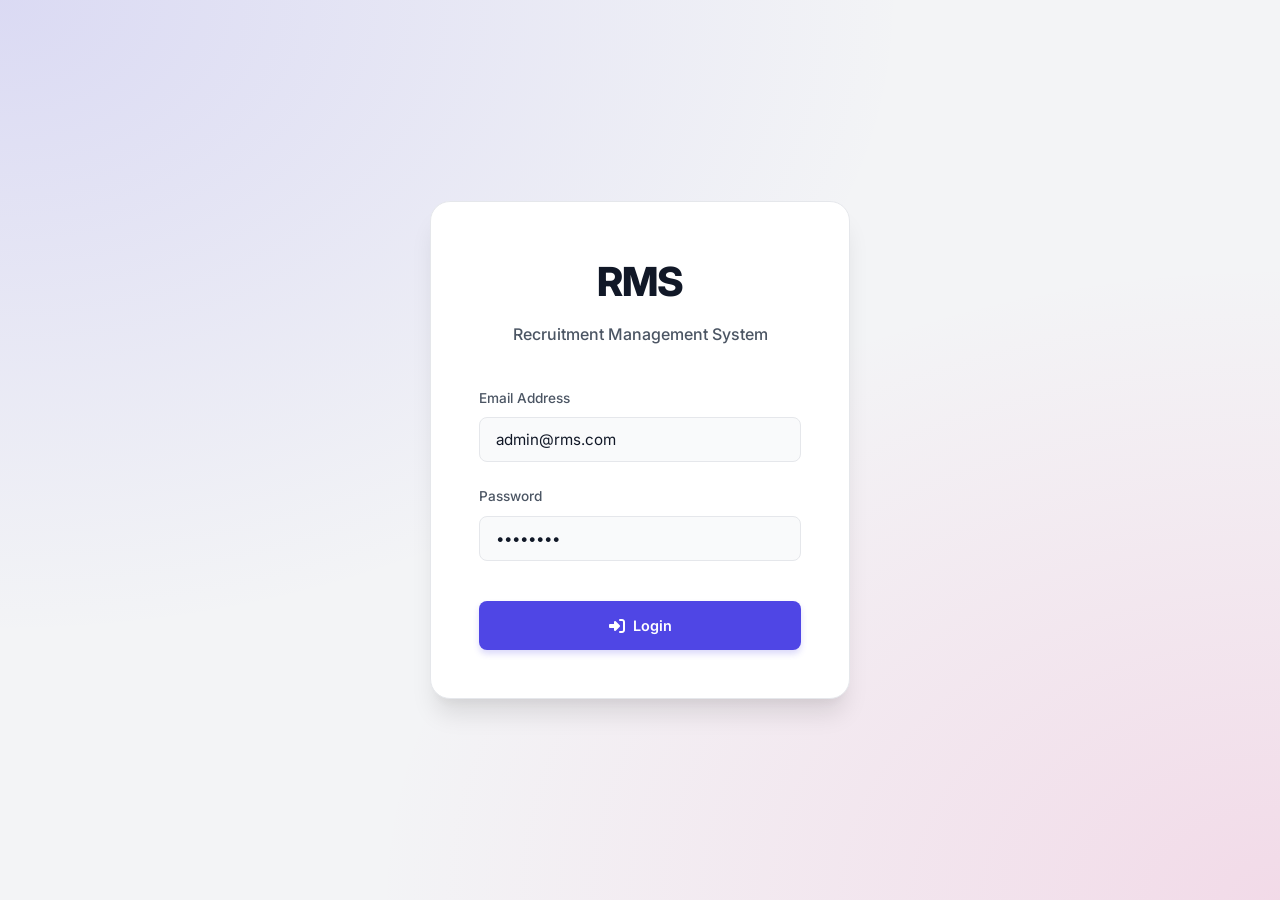
<file: Recruitement_Management_System/frontend/login.html>
<!DOCTYPE html>
<html lang="en">

<head>
    <meta charset="UTF-8">
    <meta name="viewport" content="width=device-width, initial-scale=1.0">
    <title>Login - RMS</title>
    <link rel="stylesheet" href="styles.css">
    <link rel="stylesheet" href="https://cdnjs.cloudflare.com/ajax/libs/font-awesome/6.4.0/css/all.min.css" />
    <style>
        body {
            align-items: center;
            justify-content: center;
            background-image: 
                radial-gradient(at 0% 0%, rgba(79, 70, 229, 0.15) 0px, transparent 50%),
                radial-gradient(at 100% 100%, rgba(236, 72, 153, 0.15) 0px, transparent 50%);
        }

        .login-card {
            background: var(--surface);
            backdrop-filter: var(--blur);
            padding: 3rem;
            border-radius: var(--radius-lg);
            box-shadow: var(--shadow-xl);
            width: 100%;
            max-width: 420px;
            text-align: center;
            border: 1px solid var(--border);
            animation: modalSlideIn 0.5s cubic-bezier(0.16, 1, 0.3, 1) forwards;
        }

        .login-header {
            margin-bottom: 2.5rem;
        }

        .login-header h2 {
            color: var(--text-main);
            font-size: 2.5rem;
            font-weight: 800;
            letter-spacing: -1px;
            margin-bottom: 0.5rem;
        }

        .login-header p {
            color: var(--text-secondary);
            font-weight: 500;
        }

        .form-group {
            text-align: left;
            margin-bottom: 1.5rem;
        }

        .btn-block {
            width: 100%;
            justify-content: center;
            margin-top: 1rem;
            padding: 1rem;
        }
    </style>
</head>

<body>
    <div class="login-card">
        <div class="login-header">
            <h2>RMS</h2>
            <p>Recruitment Management System</p>
        </div>
        <form id="loginForm" onsubmit="handleLogin(event)">
            <div class="form-group">
                <label>Email Address</label>
                <input type="email" name="email" required value="admin@rms.com">
            </div>
            <div class="form-group">
                <label>Password</label>
                <input type="password" name="password" required value="admin123">
            </div>
            <button type="submit" class="btn btn-primary btn-block">
                <i class="fas fa-sign-in-alt"></i> Login
            </button>
        </form>
    </div>

    <script>
        // Check for File Protocol
        if (window.location.protocol === 'file:') {
            alert('CRITICAL ERROR: You are opening this file directly.\nPlease verify you are running the backend.');
        }
    </script>

    <script>
        const API_BASE = 'http://localhost:5000/';

        function handleLogin(event) {
            event.preventDefault();
            // Bypass backend check and immediately enter the website
            const user = { id: 1, name: "Admin User", email: "admin@rms.com" };
            localStorage.setItem('user', JSON.stringify(user));
            window.location.href = 'index.html';
        }
    </script>
</body>

</html>
</file>
<file: Recruitement_Management_System/frontend/styles.css>
@import url('https://fonts.googleapis.com/css2?family=Inter:wght@300;400;500;600;700&display=swap');

:root {
    /* Premium Palette */
    --primary: #4F46E5;        /* Indigo 600 */
    --primary-hover: #4338CA;  /* Indigo 700 */
    --secondary: #EC4899;      /* Pink 500 */
    --background: #F3F4F6;     /* Gray 100 */
    --surface: #FFFFFF;
    
    --success: #10B981;        /* Emerald 500 */
    --success-bg: #D1FAE5;
    
    --warning: #F59E0B;        /* Amber 500 */
    --warning-bg: #FEF3C7;
    
    --danger: #EF4444;         /* Red 500 */
    --danger-bg: #FEE2E2;
    
    --info: #3B82F6;           /* Blue 500 */
    --info-bg: #DBEAFE;

    --text-main: #111827;      /* Gray 900 */
    --text-secondary: #4B5563; /* Gray 600 */
    --text-light: #9CA3AF;     /* Gray 400 */
    --border: #E5E7EB;         /* Gray 200 */

    /* Premium Effects */
    --shadow-sm: 0 1px 2px 0 rgba(0, 0, 0, 0.05);
    --shadow-md: 0 4px 6px -1px rgba(0, 0, 0, 0.1), 0 2px 4px -1px rgba(0, 0, 0, 0.06);
    --shadow-lg: 0 10px 15px -3px rgba(0, 0, 0, 0.1), 0 4px 6px -2px rgba(0, 0, 0, 0.05);
    --shadow-xl: 0 20px 25px -5px rgba(0, 0, 0, 0.1), 0 10px 10px -5px rgba(0, 0, 0, 0.04);
    
    --glass-bg: rgba(255, 255, 255, 0.7);
    --glass-border: 1px solid rgba(255, 255, 255, 0.5);
    --blur: blur(16px);
    
    --radius-sm: 8px;
    --radius-md: 12px;
    --radius-lg: 20px;
    --radius-full: 9999px;
}

* {
    margin: 0;
    padding: 0;
    box-sizing: border-box;
    font-family: 'Inter', -apple-system, BlinkMacSystemFont, sans-serif;
}

body {
    background-color: var(--background);
    background-image: 
        radial-gradient(at 10% 0%, rgba(79, 70, 229, 0.15) 0px, transparent 50%),
        radial-gradient(at 90% 0%, rgba(236, 72, 153, 0.1) 0px, transparent 50%),
        radial-gradient(at 50% 100%, rgba(59, 130, 246, 0.1) 0px, transparent 50%);
    background-attachment: fixed;
    color: var(--text-main);
    line-height: 1.6;
    min-height: 100vh;
    display: flex; /* Setup for sidebar layout */
}

/* --- Layout --- */
.sidebar {
    width: 280px;
    background: rgba(255, 255, 255, 0.9);
    backdrop-filter: var(--blur);
    border-right: 1px solid var(--border);
    height: 100vh;
    position: fixed;
    display: flex;
    flex-direction: column;
    padding: 2rem 1.5rem;
    box-shadow: var(--shadow-xl);
    z-index: 100;
}

.logo {
    display: flex;
    align-items: center;
    gap: 12px;
    margin-bottom: 3rem;
    padding-left: 0.5rem;
}

.logo-icon {
    width: 40px;
    height: 40px;
    background: linear-gradient(135deg, var(--primary), var(--secondary));
    border-radius: 12px;
    display: flex;
    align-items: center;
    justify-content: center;
    color: white;
    font-size: 1.2rem;
    box-shadow: 0 4px 12px rgba(79, 70, 229, 0.4);
}

.logo-text h2 {
    font-size: 1.5rem;
    font-weight: 800;
    letter-spacing: -0.5px;
    color: var(--text-main);
    line-height: 1;
}

.logo-text span {
    font-size: 0.75rem;
    color: var(--text-light);
    font-weight: 500;
    text-transform: uppercase;
    letter-spacing: 0.5px;
}

.nav-menu {
    list-style: none;
    display: flex;
    flex-direction: column;
    gap: 0.5rem;
}

.nav-menu a {
    text-decoration: none;
    color: var(--text-secondary);
    padding: 0.8rem 1rem;
    border-radius: var(--radius-md);
    font-weight: 500;
    font-size: 0.95rem;
    display: flex;
    align-items: center;
    gap: 12px;
    transition: all 0.3s ease;
}

.nav-menu a i {
    font-size: 1.1rem;
    width: 24px;
    text-align: center;
    transition: transform 0.3s ease;
}

.nav-menu a:hover {
    color: var(--primary);
    background: rgba(79, 70, 229, 0.05);
}

.nav-menu a:hover i {
    transform: scale(1.1);
}

.nav-menu li.active a {
    color: var(--primary);
    background: rgba(79, 70, 229, 0.1);
    font-weight: 600;
}

.main-content {
    margin-left: 280px;
    flex: 1;
    padding: 2.5rem 3rem;
    max-width: 1400px;
}

/* Animations */
@keyframes fadeInUp {
    from { opacity: 0; transform: translateY(20px); }
    to { opacity: 1; transform: translateY(0); }
}

.content-section {
    display: none;
    animation: fadeInUp 0.4s cubic-bezier(0.16, 1, 0.3, 1) forwards;
}

.content-section.active {
    display: block;
}

.section-header {
    display: flex;
    justify-content: space-between;
    align-items: flex-end;
    margin-bottom: 2.5rem;
}

.section-header h1 {
    font-size: 2rem;
    font-weight: 700;
    color: var(--text-main);
    letter-spacing: -1px;
}

/* --- Dashboard Cards & Stats --- */
.stats-grid {
    display: grid;
    grid-template-columns: repeat(auto-fit, minmax(240px, 1fr));
    gap: 1.5rem;
    margin-bottom: 2.5rem;
}

.stat-card {
    background: var(--surface);
    border-radius: var(--radius-lg);
    padding: 1.5rem;
    box-shadow: var(--shadow-md);
    display: flex;
    align-items: center;
    gap: 1.5rem;
    transition: all 0.3s ease;
    border: 1px solid var(--border);
    position: relative;
    overflow: hidden;
}

.stat-card::after {
    content: '';
    position: absolute;
    bottom: 0; left: 0; right: 0;
    height: 3px;
    background: linear-gradient(90deg, var(--primary), var(--secondary));
    transform: scaleX(0);
    transform-origin: left;
    transition: transform 0.4s ease;
}

.stat-card:hover {
    transform: translateY(-4px);
    box-shadow: var(--shadow-lg);
}

.stat-card:hover::after {
    transform: scaleX(1);
}

.stat-icon {
    width: 64px;
    height: 64px;
    border-radius: var(--radius-full);
    display: flex;
    align-items: center;
    justify-content: center;
    font-size: 1.5rem;
}

.stat-icon.primary { background: var(--info-bg); color: var(--primary); }
.stat-icon.secondary { background: #FCE7F3; color: var(--secondary); }
.stat-icon.warning { background: var(--warning-bg); color: var(--warning); }
.stat-icon.success { background: var(--success-bg); color: var(--success); }

.stat-info h3 {
    font-size: 2rem;
    font-weight: 700;
    color: var(--text-main);
    line-height: 1;
    margin-bottom: 0.25rem;
}

.stat-info p {
    color: var(--text-secondary);
    font-size: 0.9rem;
    font-weight: 500;
}

/* --- Dashboard Modules --- */
.dashboard-content {
    display: grid;
    grid-template-columns: 2fr 1fr;
    gap: 2rem;
}

.dashboard-card {
    background: var(--surface);
    border-radius: var(--radius-lg);
    padding: 2rem;
    box-shadow: var(--shadow-md);
    border: 1px solid var(--border);
}

.dashboard-card h3 {
    font-size: 1.1rem;
    font-weight: 600;
    margin-bottom: 1.5rem;
    color: var(--text-main);
    display: flex;
    align-items: center;
    gap: 10px;
}

/* --- Tables --- */
.table-container {
    background: var(--surface);
    border-radius: var(--radius-lg);
    box-shadow: var(--shadow-md);
    border: 1px solid var(--border);
    overflow-x: auto;
}

table {
    width: 100%;
    border-collapse: separate;
    border-spacing: 0;
}

thead th {
    background: #F8FAFC;
    padding: 1rem 1.5rem;
    text-align: left;
    font-size: 0.75rem;
    font-weight: 600;
    color: var(--text-light);
    text-transform: uppercase;
    letter-spacing: 1px;
    border-bottom: 1px solid var(--border);
}

tbody td {
    padding: 1.25rem 1.5rem;
    font-size: 0.9rem;
    color: var(--text-main);
    border-bottom: 1px solid #F1F5F9;
    vertical-align: middle;
}

tbody tr {
    transition: background 0.2s ease;
}

tbody tr:hover {
    background: #F8FAFC;
}

tbody tr:last-child td {
    border-bottom: none;
}

/* --- Badges --- */
.status-badge {
    padding: 0.35rem 0.8rem;
    border-radius: var(--radius-full);
    font-size: 0.75rem;
    font-weight: 600;
    display: inline-block;
}

.status-applied, .status-open { background: var(--info-bg); color: var(--primary); }
.status-shortlisted { background: #FCE7F3; color: var(--secondary); }
.status-interview-scheduled { background: var(--warning-bg); color: var(--warning); }
.status-selected, .status-completed, .status-closed { background: var(--success-bg); color: var(--success); }
.status-rejected, .status-cancelled { background: var(--danger-bg); color: var(--danger); }

/* --- Forms & Controls --- */
.filters {
    display: flex;
    gap: 1rem;
    margin-bottom: 1.5rem;
}

input, select, textarea {
    width: 100%;
    padding: 0.75rem 1rem;
    border: 1px solid var(--border);
    border-radius: var(--radius-sm);
    font-size: 0.95rem;
    color: var(--text-main);
    background: #F9FAFB;
    transition: all 0.2s ease;
}

input:focus, select:focus, textarea:focus {
    outline: none;
    border-color: var(--primary);
    background: var(--surface);
    box-shadow: 0 0 0 4px rgba(79, 70, 229, 0.1);
}

.form-group {
    margin-bottom: 1.5rem;
}

.form-group label {
    display: block;
    margin-bottom: 0.5rem;
    font-size: 0.85rem;
    font-weight: 500;
    color: var(--text-secondary);
}

.form-row {
    display: grid;
    grid-template-columns: 1fr 1fr;
    gap: 1.5rem;
}

/* --- Buttons --- */
.btn {
    display: inline-flex;
    align-items: center;
    justify-content: center;
    gap: 0.5rem;
    padding: 0.75rem 1.5rem;
    border: none;
    border-radius: var(--radius-sm);
    font-size: 0.9rem;
    font-weight: 600;
    cursor: pointer;
    transition: all 0.3s ease;
}

.btn i { font-size: 1rem; }

.btn-primary {
    background: var(--primary);
    color: white;
    box-shadow: 0 4px 6px rgba(79, 70, 229, 0.2);
}

.btn-primary:hover {
    background: var(--primary-hover);
    transform: translateY(-2px);
    box-shadow: 0 6px 12px rgba(79, 70, 229, 0.3);
}

.btn-secondary {
    background: var(--surface);
    color: var(--text-main);
    border: 1px solid var(--border);
}

.btn-secondary:hover {
    background: #F9FAFB;
    border-color: #D1D5DB;
}

.btn-success { background: var(--success); color: white; }
.btn-info { background: var(--info-bg); color: var(--primary); padding: 0.5rem 1rem; }

/* --- Modals --- */
.modal {
    display: none;
    position: fixed;
    inset: 0;
    z-index: 1000;
    background: rgba(17, 24, 39, 0.6);
    backdrop-filter: blur(4px);
    align-items: center;
    justify-content: center;
}

.modal.show { display: flex; animation: fadeIn 0.2s ease; }

@keyframes fadeIn {
    from { opacity: 0; }
    to { opacity: 1; }
}

.modal-content {
    background: var(--surface);
    width: 100%;
    max-width: 600px;
    border-radius: var(--radius-lg);
    padding: 2.5rem;
    position: relative;
    box-shadow: var(--shadow-xl);
    transform: scale(0.95);
    animation: modalSlideIn 0.3s cubic-bezier(0.16, 1, 0.3, 1) forwards;
}

@keyframes modalSlideIn {
    to { transform: scale(1); }
}

.modal h2 {
    font-size: 1.5rem;
    margin-bottom: 2rem;
    color: var(--text-main);
}

.close {
    position: absolute;
    top: 1.5rem;
    right: 1.5rem;
    font-size: 1.5rem;
    color: var(--text-light);
    cursor: pointer;
    transition: color 0.2s;
}

.close:hover { color: var(--text-main); }

.form-actions {
    margin-top: 2rem;
    display: flex;
    justify-content: flex-end;
    gap: 1rem;
}

/* Responsive */
@media (max-width: 1024px) {
    .dashboard-content { grid-template-columns: 1fr; }
}
@media (max-width: 768px) {
    body { flex-direction: column; }
    .sidebar { width: 100%; height: auto; position: static; padding: 1rem; flex-direction: row; justify-content: space-between; align-items: center; border-right: none; border-bottom: 1px solid var(--border); }
    .nav-menu { display: none; /* simple mobile hide for demo */ }
    .main-content { margin-left: 0; padding: 1.5rem; }
    .logo { margin-bottom: 0; }
}

/* Loading state */
.loading {
    padding: 2rem;
    text-align: center;
    color: var(--text-light);
    font-style: italic;
}
</file>
